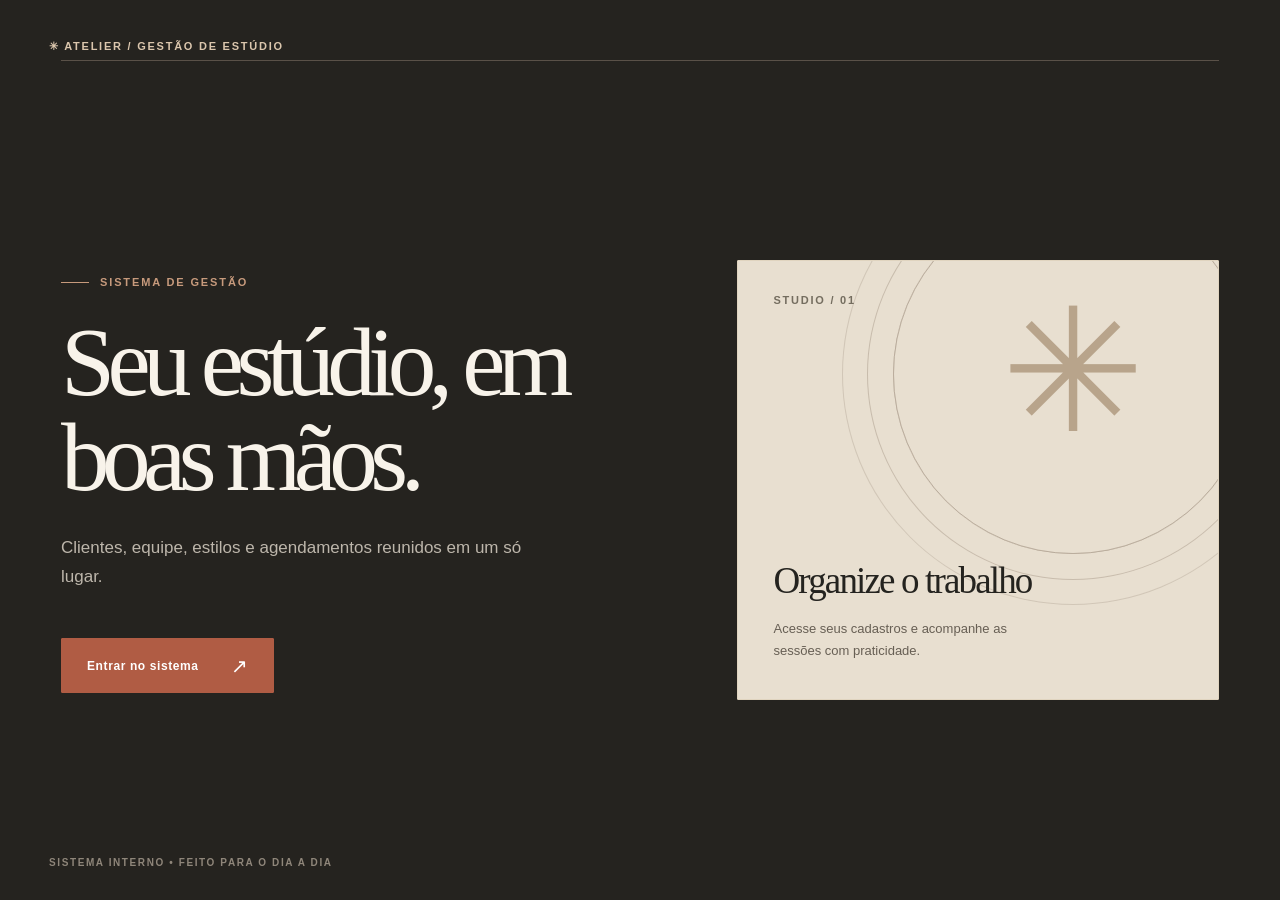
<file: projetocombanco_revisado/frontend/index.html>
<!doctype html>
<html lang="pt-br">
  <head>
    <meta charset="utf-8" />
    <meta name="viewport" content="width=device-width,initial-scale=1" />
    <title>Estúdio • Gestão</title>
    <link href="css/vendor/bootstrap.min.css" rel="stylesheet" />
    <link href="css/atelier.css" rel="stylesheet" />
  </head>
  <body class="bg-dark text-light">
    <main class="container min-vh-100 d-flex align-items-center">
      <section class="row align-items-center g-5 py-5">
        <div class="col-lg-7">
          <p class="text-info text-uppercase fw-bold">Sistema de gestão</p>
          <h1 class="display-3 fw-bold">Seu estúdio, em boas mãos.</h1>
          <p class="lead text-secondary">
            Clientes, equipe, estilos e agendamentos reunidos em um só lugar.
          </p>
          <a class="btn btn-info btn-lg mt-3" href="login.html"
            >Entrar no sistema</a
          >
        </div>
        <div class="col-lg-5">
          <div class="p-5 rounded-4 bg-primary-subtle text-dark">
            <h2 class="h4">Organize o trabalho</h2>
            <p class="mb-0">
              Acesse seus cadastros e acompanhe as sessões com praticidade.
            </p>
          </div>
        </div>
      </section>
    </main>
  </body>
</html>
</file>
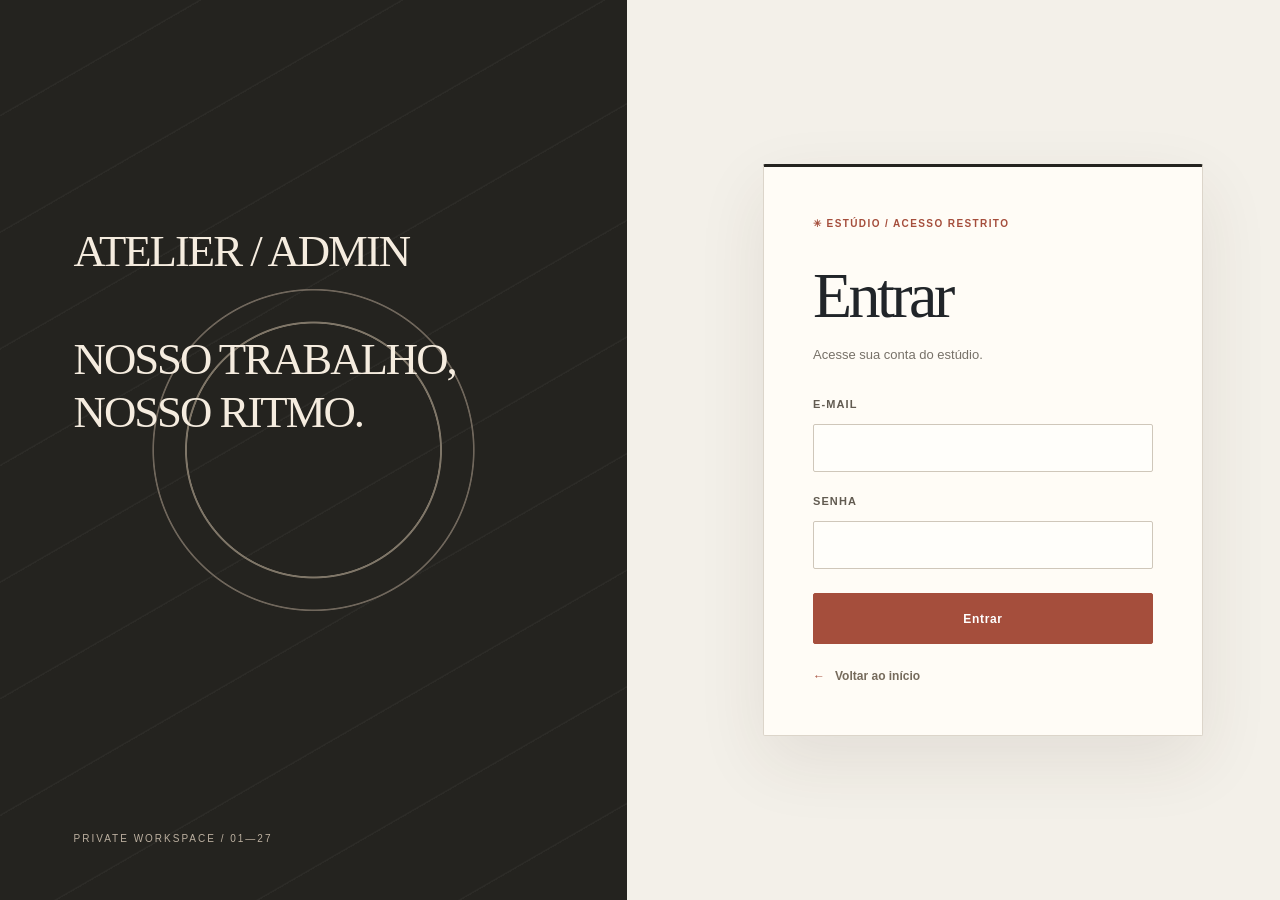
<file: projetocombanco_revisado/frontend/agendamentos.html>
<!doctype html>
<html lang="pt-br">
  <head>
    <meta charset="utf-8" />
    <meta name="viewport" content="width=device-width,initial-scale=1" />
    <title>Agendamentos • Estúdio</title>
    <link href="css/vendor/bootstrap.min.css" rel="stylesheet" />
    <link href="css/atelier.css" rel="stylesheet" />
  </head>
  <body class="bg-light">
    <nav class="navbar navbar-dark bg-dark">
      <div class="container">
        <a class="navbar-brand" href="dashboard.html">Estúdio</a>
        <div>
          <a class="btn btn-sm btn-outline-light" href="dashboard.html"
            >Painel</a
          >
          <a class="btn btn-sm btn-outline-light" href="clientes.html"
            >Clientes</a
          >
          <a class="btn btn-sm btn-outline-light" href="senioridade.html"
            >Senioridade</a
          >
          <a class="btn btn-sm btn-outline-light" href="estilos.html"
            >Estilos</a
          >
          <a class="btn btn-sm btn-outline-light" href="tatuadores.html"
            >Tatuadores</a
          >
          <a class="btn btn-sm btn-outline-light" href="agendamentos.html"
            >Agendamentos</a
          >
          <button data-logout class="btn btn-sm btn-outline-light">Sair</button>
        </div>
      </div>
    </nav>
    <main class="container py-4">
      <h1>Agendamentos</h1>
      <p id="aviso" class="text-danger" role="alert"></p>
      <!-- Formulário da funcionalidade desta página -->
      <form id="form" class="row g-2 mb-4">
        <label
          >Cliente<select
            id="idcliente"
            class="form-select"
            required
          ></select></label
        ><label
          >Tatuador<select
            id="idtatuador"
            class="form-select"
            required
          ></select></label
        ><label
          >Data<input
            id="dataagendamento"
            class="form-control"
            type="date"
            required /></label
        ><label
          >Hora<input
            id="horaagendamento"
            class="form-control"
            type="time"
            required /></label
        ><label
          >Descrição<textarea
            id="descricaotatuagem"
            class="form-control"
          ></textarea></label
        ><label
          >Valor<input
            id="valortatuagem"
            class="form-control"
            type="number"
            min="0"
            step="0.01" /></label
        ><label id="bloco-status" hidden
          >Status<select id="status" class="form-select">
            <option>pendente</option>
            <option>confirmado</option>
            <option>concluido</option>
            <option>cancelado</option>
          </select></label
        ><label
          >Desenho aprovado (JPG, PNG ou WEBP até 5 MB)<input
            id="desenho"
            type="file"
            class="form-control"
            accept="image/jpeg,image/png,image/webp" /></label
        ><button type="submit" class="btn btn-primary">
          Salvar agendamento</button
        ><button id="cancelar" type="button" class="btn btn-secondary" hidden>
          Cancelar edição
        </button>
      </form>
      <div class="table-responsive">
        <!-- A tabela é preenchida pelas chamadas Fetch à API -->
        <table class="table table-striped align-middle">
          <thead>
            <tr>
              <th>ID</th>
              <th>Data</th>
              <th>Hora</th>
              <th>Cliente</th>
              <th>Tatuador</th>
              <th>Descrição</th>
              <th>Valor</th>
              <th>Status</th>
              <th>Desenho</th>
              <th>Ações</th>
            </tr>
          </thead>
          <tbody id="linhas"></tbody>
        </table>
      </div>
    </main>
    <!-- Carrega os scripts compartilhados antes da lógica desta tela -->
    <script src="js/api.js"></script>
    <script src="js/auth.js"></script>
    <script src="js/agendamentos.js"></script>
  </body>
</html>
</file>
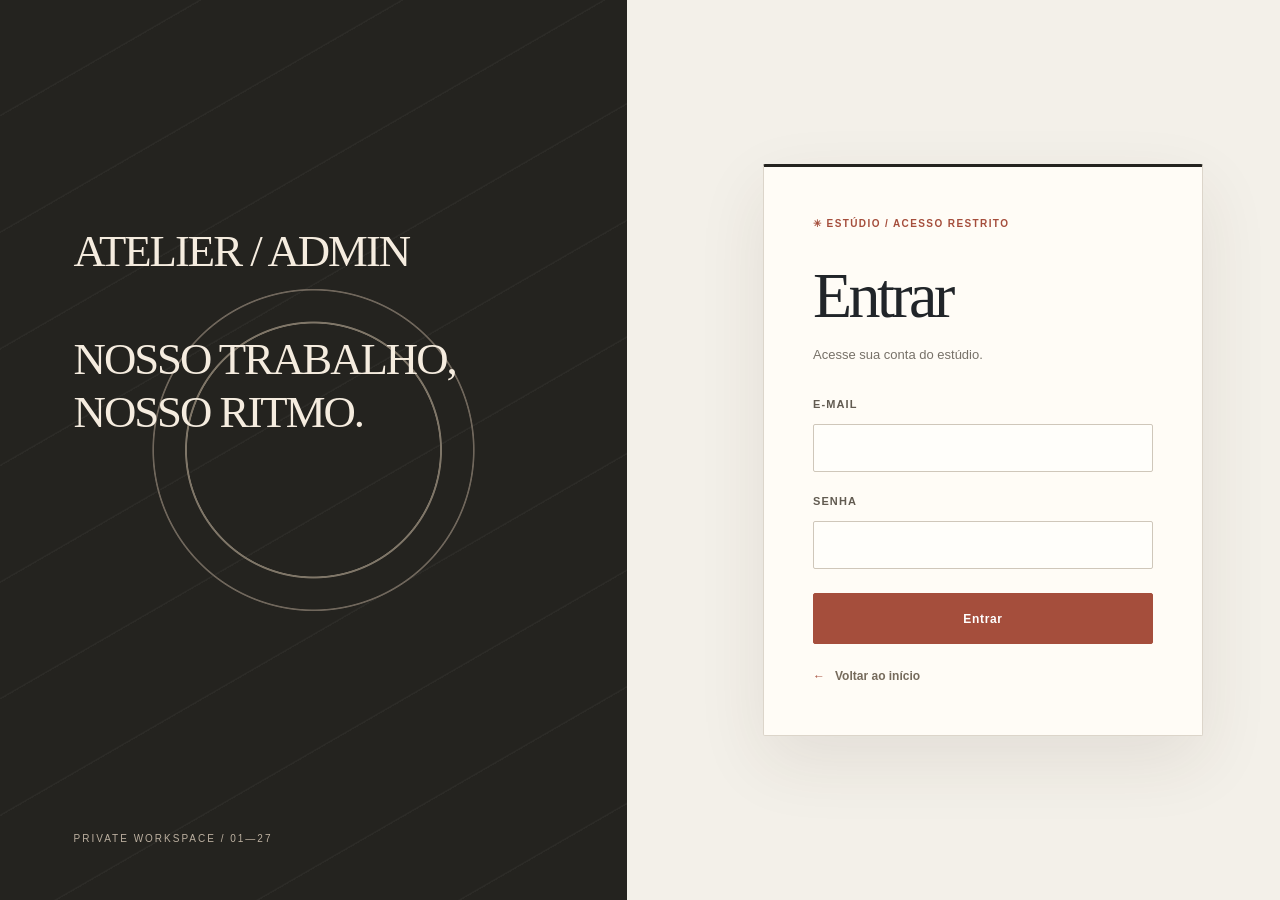
<file: projetocombanco_revisado/frontend/cadastro.html>
<!doctype html>
<html lang="pt-br">
  <head>
    <meta charset="utf-8" />
    <meta name="viewport" content="width=device-width,initial-scale=1" />
    <title>Usuários • Estúdio</title>
    <link href="css/vendor/bootstrap.min.css" rel="stylesheet" />
    <link href="css/atelier.css" rel="stylesheet" />
  </head>
  <body class="bg-light">
    <nav class="navbar navbar-dark bg-dark">
      <div class="container">
        <a class="navbar-brand" href="dashboard.html">Estúdio de Tatuagem</a
        ><button data-logout class="btn btn-outline-light">Sair</button>
      </div>
    </nav>
    <main class="container py-5" style="max-width: 650px">
      <h1 class="h2">Cadastrar usuário da equipe</h1>
      <p>Somente administradores podem criar contas.</p>
      <p id="aviso" class="text-danger" role="alert"></p>
      <p id="sucesso" class="text-success" role="status"></p>
      <!-- Formulário da funcionalidade desta página -->
      <form id="form-cadastro" class="card card-body gap-3">
        <label
          >Nome<input
            id="nome"
            class="form-control"
            required
            minlength="2" /></label
        ><label
          >E-mail<input
            id="email"
            class="form-control"
            type="email"
            required /></label
        ><label
          >Senha<input
            id="senha"
            class="form-control"
            type="password"
            required
            minlength="10"
            maxlength="72" /></label
        ><label
          >Tipo<select id="tipo" class="form-select">
            <option value="funcionario">Funcionário</option>
            <option value="admin">Administrador</option>
          </select></label
        ><button type="submit" class="btn btn-primary">Criar conta</button>
      </form>
    </main>
    <!-- Carrega os scripts compartilhados antes da lógica desta tela -->
    <script src="js/api.js"></script>
    <script src="js/auth.js"></script>
    <script src="js/cadastro.js"></script>
  </body>
</html>
</file>
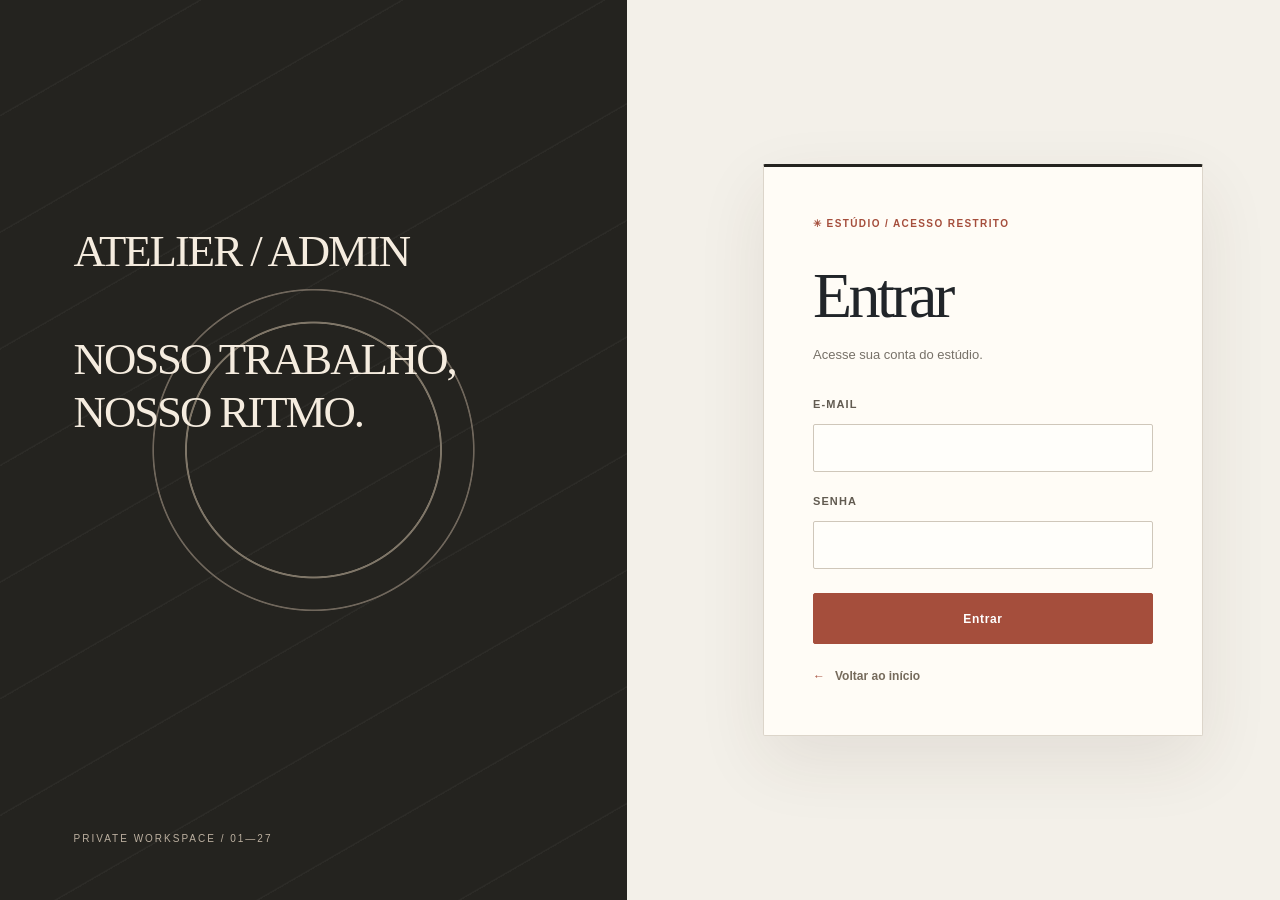
<file: projetocombanco_revisado/frontend/clientes.html>
<!doctype html>
<html lang="pt-br">
  <head>
    <meta charset="utf-8" />
    <meta name="viewport" content="width=device-width,initial-scale=1" />
    <title>Clientes • Estúdio</title>
    <link href="css/vendor/bootstrap.min.css" rel="stylesheet" />
    <link href="css/atelier.css" rel="stylesheet" />
  </head>
  <body class="bg-light">
    <nav class="navbar navbar-dark bg-dark">
      <div class="container">
        <a class="navbar-brand" href="dashboard.html">Estúdio</a>
        <div>
          <a class="btn btn-sm btn-outline-light" href="dashboard.html"
            >Painel</a
          >
          <a class="btn btn-sm btn-outline-light" href="clientes.html"
            >Clientes</a
          >
          <a class="btn btn-sm btn-outline-light" href="senioridade.html"
            >Senioridade</a
          >
          <a class="btn btn-sm btn-outline-light" href="estilos.html"
            >Estilos</a
          >
          <a class="btn btn-sm btn-outline-light" href="tatuadores.html"
            >Tatuadores</a
          >
          <a class="btn btn-sm btn-outline-light" href="agendamentos.html"
            >Agendamentos</a
          >
          <button data-logout class="btn btn-sm btn-outline-light">Sair</button>
        </div>
      </div>
    </nav>
    <main class="container py-4">
      <h1>Clientes</h1>
      <p id="aviso" class="text-danger" role="alert"></p>
      <!-- Formulário da funcionalidade desta página -->
      <form id="form" class="row g-2 mb-4">
        <input
          id="nome"
          class="form-control col"
          placeholder="Nome"
          required
        /><input
          id="cpf"
          class="form-control col"
          placeholder="CPF (11 números)"
          pattern="[0-9]{11}"
          required
        /><input
          id="telefone"
          class="form-control col"
          placeholder="Telefone"
        /><input
          id="cidade"
          class="form-control col"
          placeholder="Cidade"
        /><input
          id="uf"
          class="form-control col"
          placeholder="UF"
          maxlength="2"
        /><button type="submit" class="btn btn-primary">Salvar cliente</button
        ><button id="cancelar" type="button" class="btn btn-secondary" hidden>
          Cancelar edição
        </button>
      </form>
      <div class="table-responsive">
        <!-- A tabela é preenchida pelas chamadas Fetch à API -->
        <table class="table table-striped">
          <thead>
            <tr>
              <th>ID</th>
              <th>Nome</th>
              <th>CPF</th>
              <th>Telefone</th>
              <th>Cidade</th>
              <th>UF</th>
              <th>Ações</th>
            </tr>
          </thead>
          <tbody id="linhas"></tbody>
        </table>
      </div>
    </main>
    <!-- Carrega os scripts compartilhados antes da lógica desta tela -->
    <script src="js/api.js"></script>
    <script src="js/auth.js"></script>
    <script src="js/clientes.js"></script>
  </body>
</html>
</file>
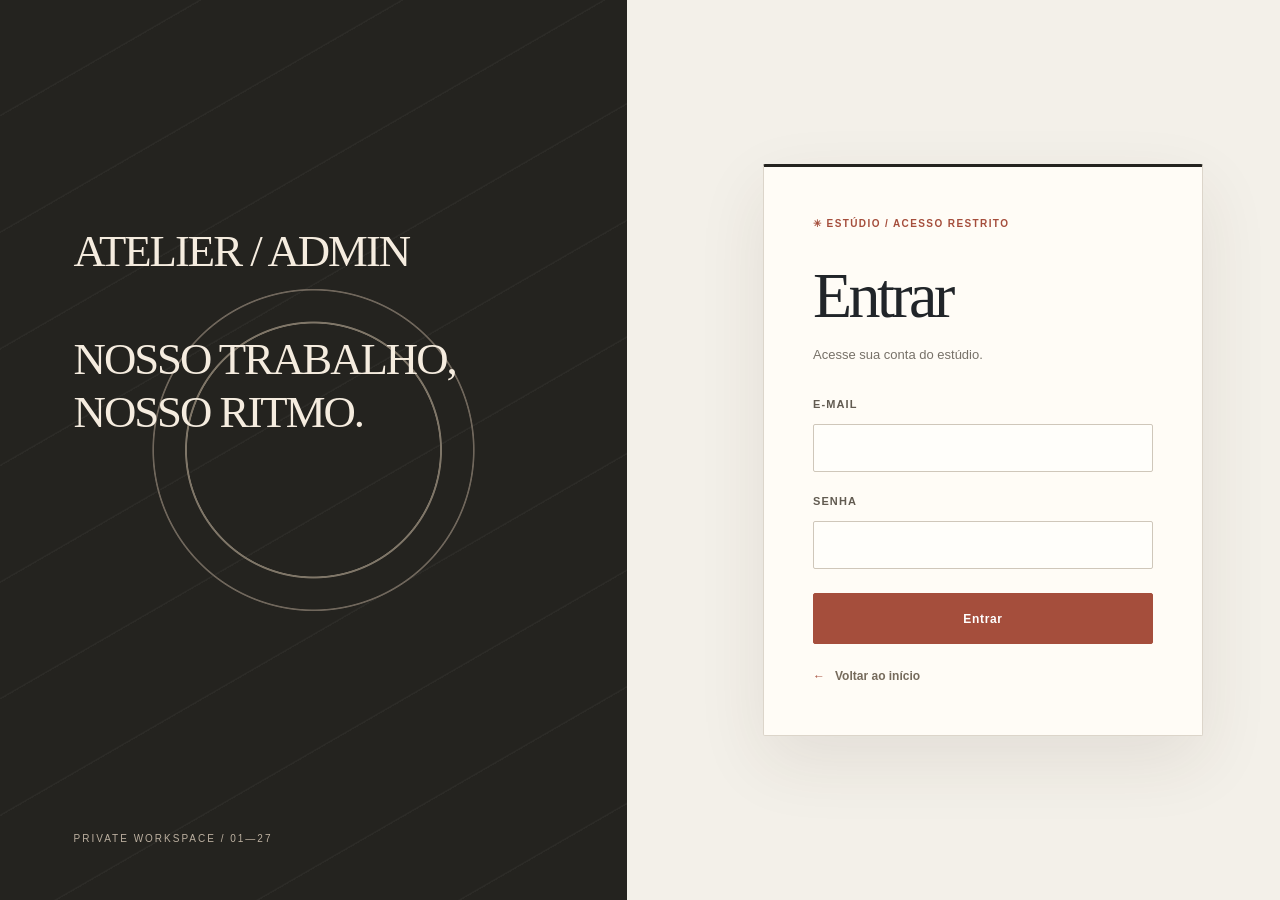
<file: projetocombanco_revisado/frontend/dashboard.html>
<!doctype html>
<html lang="pt-br">
  <head>
    <meta charset="utf-8" />
    <meta name="viewport" content="width=device-width,initial-scale=1" />
    <title>Painel • Estúdio</title>
    <link href="css/vendor/bootstrap.min.css" rel="stylesheet" />
    <link href="css/atelier.css" rel="stylesheet" />
  </head>
  <body class="bg-light">
    <nav class="navbar navbar-dark bg-dark">
      <div class="container">
        <a class="navbar-brand" href="dashboard.html">Estúdio de Tatuagem</a
        ><button data-logout class="btn btn-outline-light">Sair</button>
      </div>
    </nav>
    <main class="container py-5">
      <p class="text-primary fw-bold">PAINEL</p>
      <h1 class="mb-4">O que você precisa gerenciar?</h1>
      <div class="row g-3">
        <div class="col-md-4">
          <a
            class="card card-body h-100 text-decoration-none"
            href="clientes.html"
            ><h2 class="h5">Clientes</h2>
            <span>Cadastros e contatos</span></a
          >
        </div>
        <div class="col-md-4">
          <a
            class="card card-body h-100 text-decoration-none"
            href="tatuadores.html"
            ><h2 class="h5">Tatuadores</h2>
            <span>Equipe e especialidades</span></a
          >
        </div>
        <div class="col-md-4">
          <a
            class="card card-body h-100 text-decoration-none"
            href="agendamentos.html"
            ><h2 class="h5">Agendamentos</h2>
            <span>Sessões e desenhos</span></a
          >
        </div>
        <div class="col-md-4">
          <a
            class="card card-body h-100 text-decoration-none"
            href="senioridade.html"
            ><h2 class="h5">Senioridade</h2>
            <span>Níveis da equipe</span></a
          >
        </div>
        <div class="col-md-4">
          <a
            class="card card-body h-100 text-decoration-none"
            href="estilos.html"
            ><h2 class="h5">Estilos</h2>
            <span>Catálogo de tatuagem</span></a
          >
        </div>
        <div class="col-md-4" id="admin-card">
          <a
            class="card card-body h-100 text-decoration-none"
            href="cadastro.html"
            ><h2 class="h5">Usuários</h2>
            <span>Criar contas de equipe</span></a
          >
        </div>
      </div>
      <p id="aviso" class="text-danger mt-3"></p>
    </main>
    <!-- Carrega os scripts compartilhados antes da lógica desta tela -->
    <script src="js/auth.js"></script>
    <script src="js/dashboard.js"></script>
  </body>
</html>
</file>
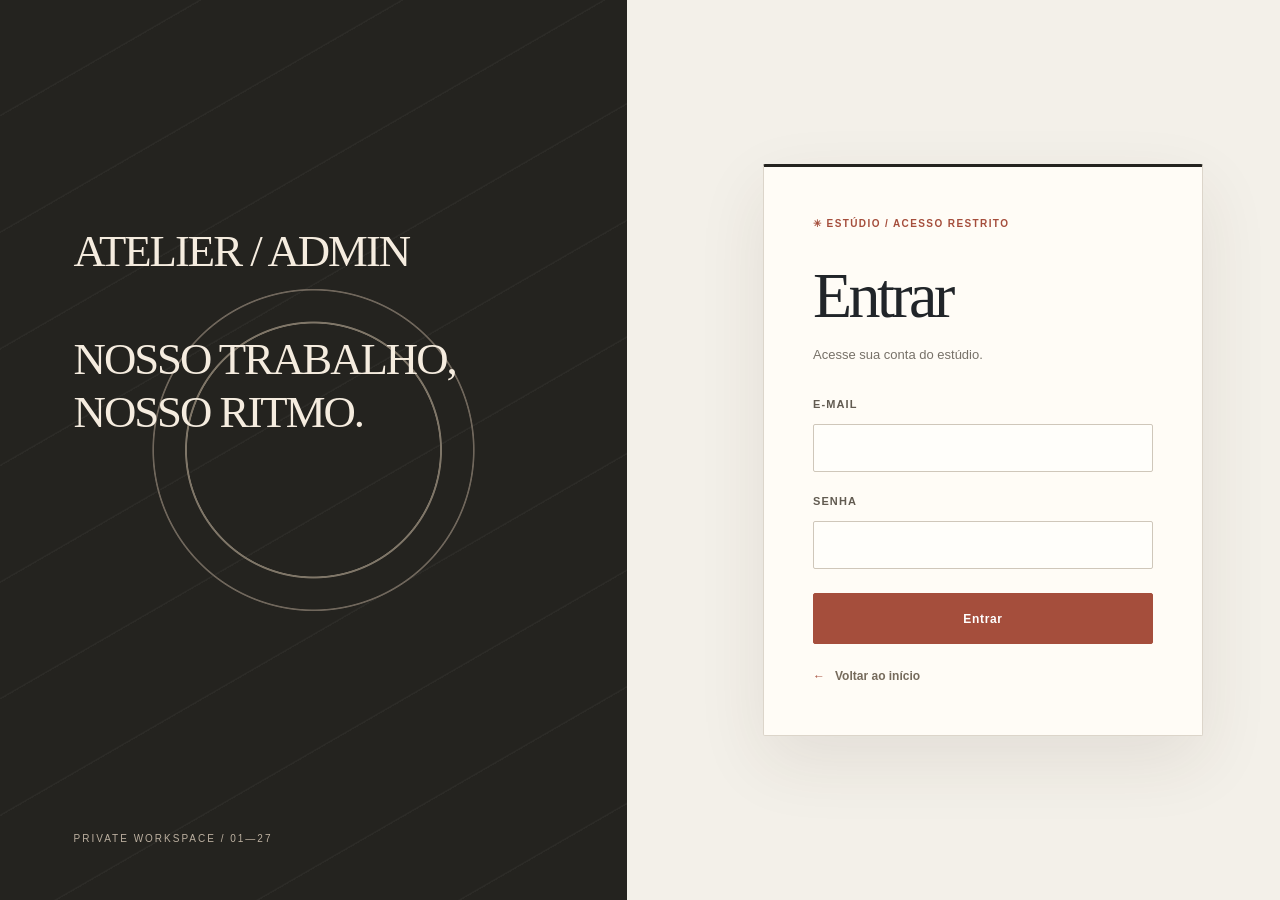
<file: projetocombanco_revisado/frontend/estilos.html>
<!doctype html>
<html lang="pt-br">
  <head>
    <meta charset="utf-8" />
    <meta name="viewport" content="width=device-width,initial-scale=1" />
    <title>Estilos • Estúdio</title>
    <link href="css/vendor/bootstrap.min.css" rel="stylesheet" />
    <link href="css/atelier.css" rel="stylesheet" />
  </head>
  <body
    class="bg-light"
    data-recurso="estilos"
    data-campo="descricao"
    data-titulo="Estilos"
  >
    <nav class="navbar navbar-dark bg-dark">
      <div class="container">
        <a class="navbar-brand" href="dashboard.html">Estúdio</a>
        <div>
          <a class="btn btn-sm btn-outline-light" href="dashboard.html"
            >Painel</a
          >
          <a class="btn btn-sm btn-outline-light" href="clientes.html"
            >Clientes</a
          >
          <a class="btn btn-sm btn-outline-light" href="senioridade.html"
            >Senioridade</a
          >
          <a class="btn btn-sm btn-outline-light" href="estilos.html"
            >Estilos</a
          >
          <a class="btn btn-sm btn-outline-light" href="tatuadores.html"
            >Tatuadores</a
          >
          <a class="btn btn-sm btn-outline-light" href="agendamentos.html"
            >Agendamentos</a
          >
          <button data-logout class="btn btn-sm btn-outline-light">Sair</button>
        </div>
      </div>
    </nav>
    <main class="container py-4">
      <h1>Estilos de tatuagem</h1>
      <p id="aviso" class="text-danger"></p>
      <!-- Formulário da funcionalidade desta página -->
      <form id="form" class="d-flex gap-2 mb-4">
        <input
          id="valor"
          class="form-control"
          placeholder="Descrição do estilo"
          required
          maxlength="50"
        /><button type="submit" class="btn btn-primary">Cadastrar</button
        ><button id="cancelar" type="button" class="btn btn-secondary" hidden>
          Cancelar
        </button>
      </form>
      <!-- A tabela é preenchida pelas chamadas Fetch à API -->
      <table class="table table-striped">
        <thead>
          <tr>
            <th>ID</th>
            <th>Descrição</th>
            <th>Ações</th>
          </tr>
        </thead>
        <tbody id="linhas"></tbody>
      </table>
    </main>
    <!-- Carrega os scripts compartilhados antes da lógica desta tela -->
    <script src="js/api.js"></script>
    <script src="js/auth.js"></script>
    <script src="js/catalogo.js"></script>
    <script src="js/estilos.js"></script>
  </body>
</html>
</file>
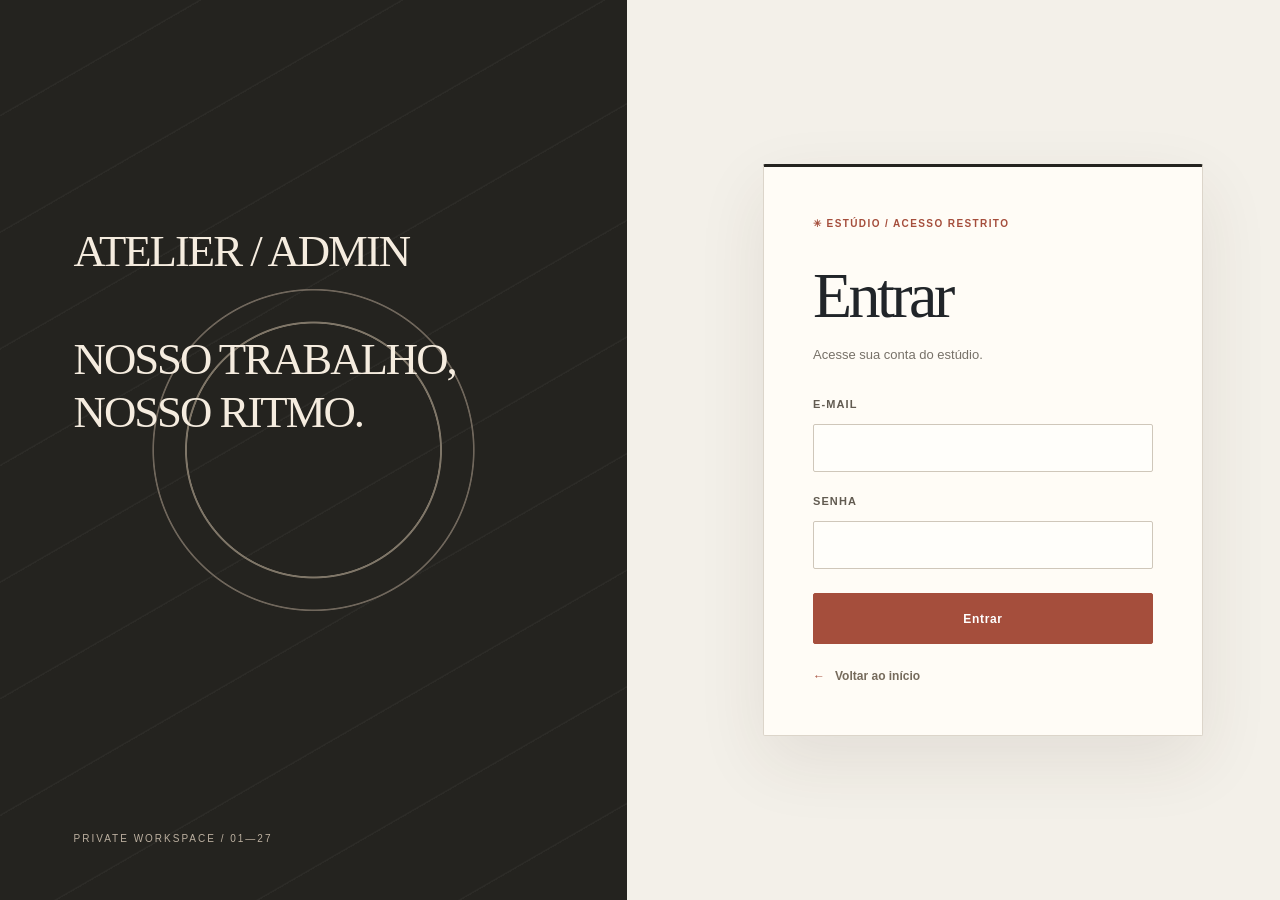
<file: projetocombanco_revisado/frontend/login.html>
<!doctype html>
<html lang="pt-br">
  <head>
    <meta charset="utf-8" />
    <meta name="viewport" content="width=device-width,initial-scale=1" />
    <title>Entrar • Estúdio</title>
    <link href="css/vendor/bootstrap.min.css" rel="stylesheet" />
    <link href="css/atelier.css" rel="stylesheet" />
  </head>
  <body class="bg-light">
    <main
      class="container min-vh-100 d-flex align-items-center justify-content-center"
    >
      <section class="card shadow-sm p-4" style="width: min(100%, 430px)">
        <h1 class="h3 mb-1">Entrar</h1>
        <p class="text-secondary">Acesse sua conta do estúdio.</p>
        <p id="aviso" class="text-danger" role="alert"></p>
        <!-- Formulário da funcionalidade desta página -->
        <form id="form-login">
          <label class="form-label" for="email">E-mail</label
          ><input
            class="form-control mb-3"
            id="email"
            type="email"
            required
          /><label class="form-label" for="senha">Senha</label
          ><input
            class="form-control mb-4"
            id="senha"
            type="password"
            required
          /><button type="submit" class="btn btn-primary w-100">Entrar</button>
        </form>
        <a class="mt-3" href="index.html">Voltar ao início</a>
      </section>
    </main>
    <!-- Carrega os scripts compartilhados antes da lógica desta tela -->
    <script src="js/api.js"></script>
    <script src="js/login.js"></script>
  </body>
</html>
</file>
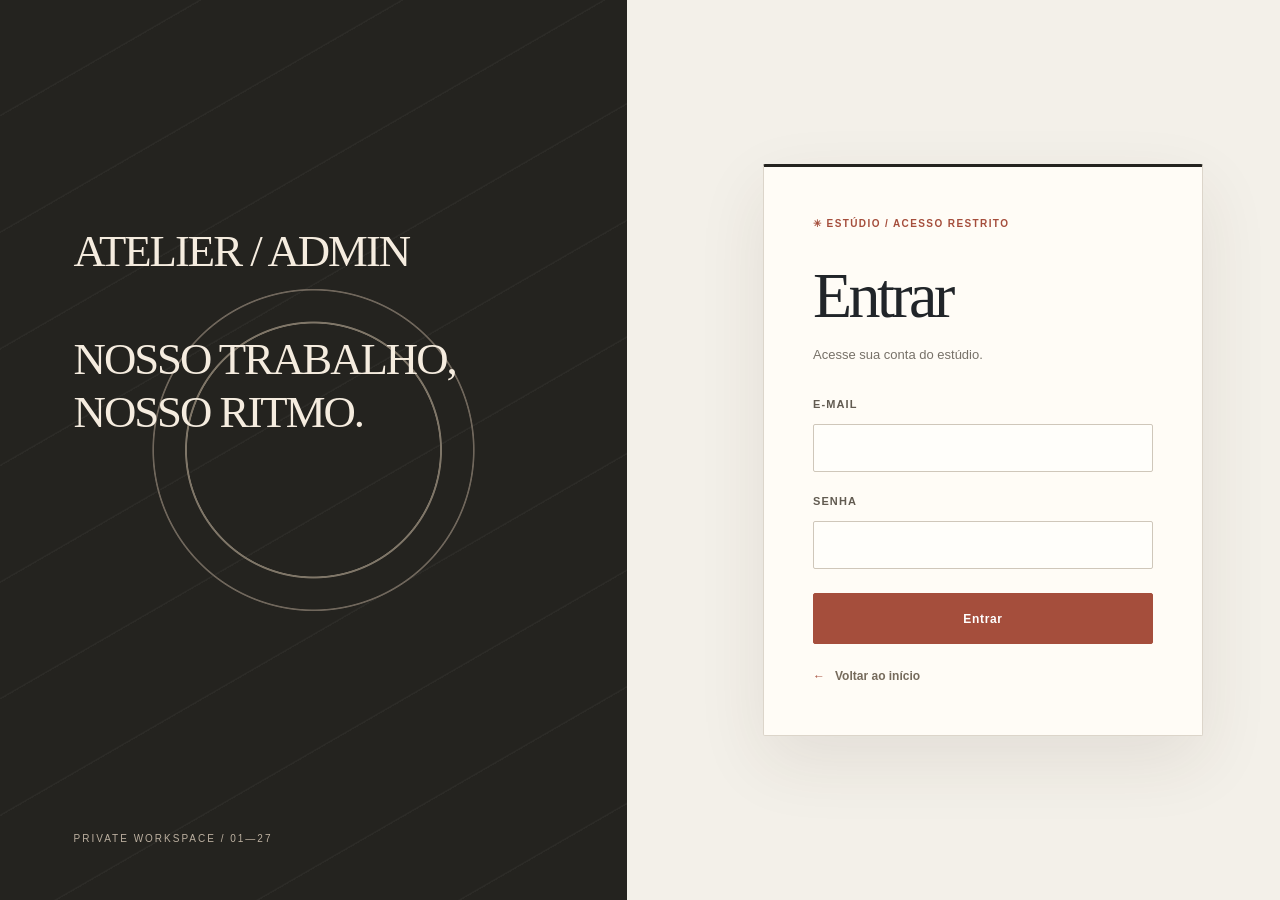
<file: projetocombanco_revisado/frontend/senioridade.html>
<!doctype html>
<html lang="pt-br">
  <head>
    <meta charset="utf-8" />
    <meta name="viewport" content="width=device-width,initial-scale=1" />
    <title>Senioridade • Estúdio</title>
    <link href="css/vendor/bootstrap.min.css" rel="stylesheet" />
    <link href="css/atelier.css" rel="stylesheet" />
  </head>
  <body
    class="bg-light"
    data-recurso="senioridade"
    data-campo="nome"
    data-titulo="Senioridade"
  >
    <nav class="navbar navbar-dark bg-dark">
      <div class="container">
        <a class="navbar-brand" href="dashboard.html">Estúdio</a>
        <div>
          <a class="btn btn-sm btn-outline-light" href="dashboard.html"
            >Painel</a
          >
          <a class="btn btn-sm btn-outline-light" href="clientes.html"
            >Clientes</a
          >
          <a class="btn btn-sm btn-outline-light" href="senioridade.html"
            >Senioridade</a
          >
          <a class="btn btn-sm btn-outline-light" href="estilos.html"
            >Estilos</a
          >
          <a class="btn btn-sm btn-outline-light" href="tatuadores.html"
            >Tatuadores</a
          >
          <a class="btn btn-sm btn-outline-light" href="agendamentos.html"
            >Agendamentos</a
          >
          <button data-logout class="btn btn-sm btn-outline-light">Sair</button>
        </div>
      </div>
    </nav>
    <main class="container py-4">
      <h1>Senioridade</h1>
      <p id="aviso" class="text-danger"></p>
      <!-- Formulário da funcionalidade desta página -->
      <form id="form" class="d-flex gap-2 mb-4">
        <input
          id="valor"
          class="form-control"
          placeholder="Nome do nível"
          required
          maxlength="50"
        /><button type="submit" class="btn btn-primary">Cadastrar</button
        ><button id="cancelar" type="button" class="btn btn-secondary" hidden>
          Cancelar
        </button>
      </form>
      <!-- A tabela é preenchida pelas chamadas Fetch à API -->
      <table class="table table-striped">
        <thead>
          <tr>
            <th>ID</th>
            <th>Nome</th>
            <th>Ações</th>
          </tr>
        </thead>
        <tbody id="linhas"></tbody>
      </table>
    </main>
    <!-- Carrega os scripts compartilhados antes da lógica desta tela -->
    <script src="js/api.js"></script>
    <script src="js/auth.js"></script>
    <script src="js/catalogo.js"></script>
    <script src="js/senioridade.js"></script>
  </body>
</html>
</file>
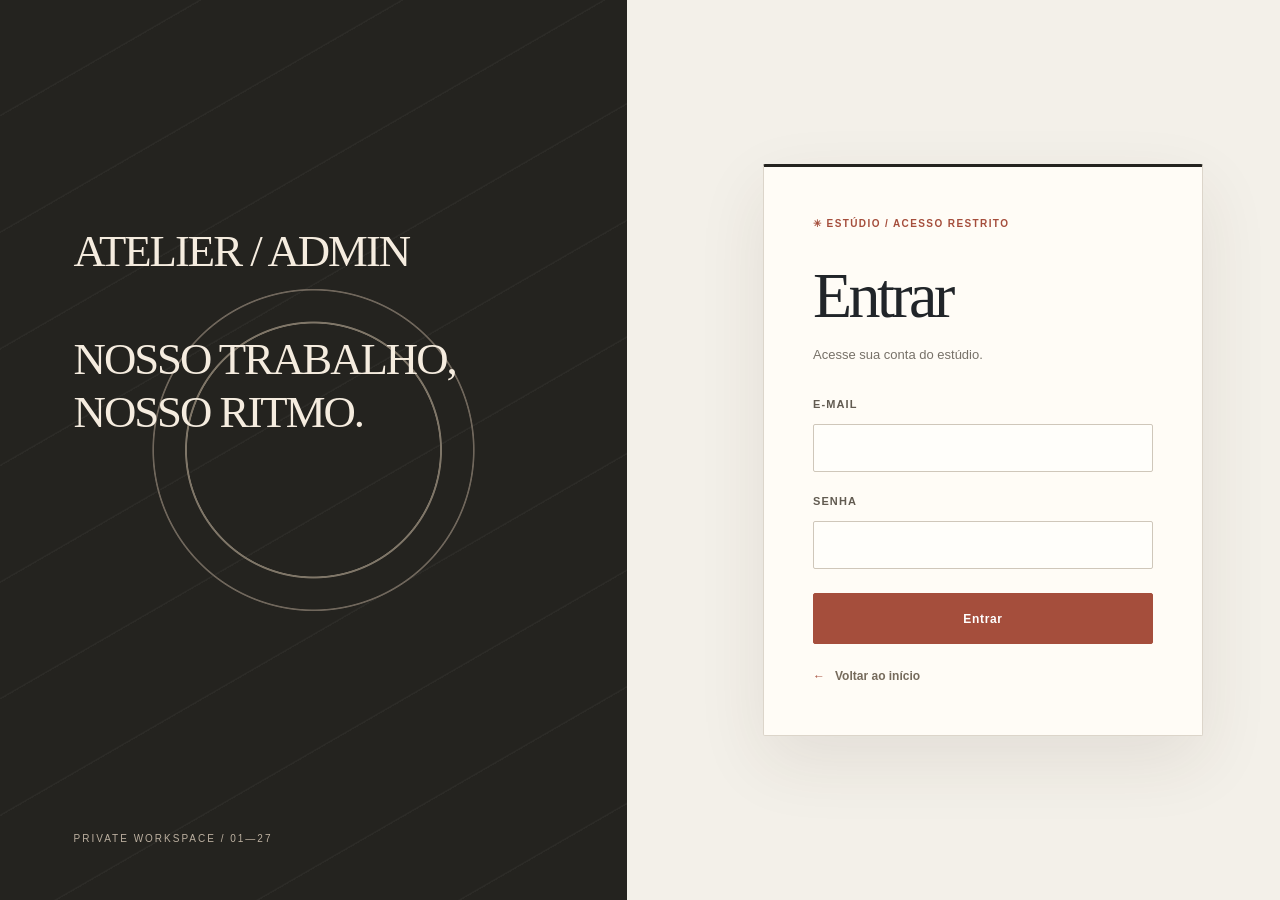
<file: projetocombanco_revisado/frontend/tatuadores.html>
<!doctype html>
<html lang="pt-br">
  <head>
    <meta charset="utf-8" />
    <meta name="viewport" content="width=device-width,initial-scale=1" />
    <title>Tatuadores • Estúdio</title>
    <link href="css/vendor/bootstrap.min.css" rel="stylesheet" />
    <link href="css/atelier.css" rel="stylesheet" />
  </head>
  <body class="bg-light">
    <nav class="navbar navbar-dark bg-dark">
      <div class="container">
        <a class="navbar-brand" href="dashboard.html">Estúdio</a>
        <div>
          <a class="btn btn-sm btn-outline-light" href="dashboard.html"
            >Painel</a
          >
          <a class="btn btn-sm btn-outline-light" href="clientes.html"
            >Clientes</a
          >
          <a class="btn btn-sm btn-outline-light" href="senioridade.html"
            >Senioridade</a
          >
          <a class="btn btn-sm btn-outline-light" href="estilos.html"
            >Estilos</a
          >
          <a class="btn btn-sm btn-outline-light" href="tatuadores.html"
            >Tatuadores</a
          >
          <a class="btn btn-sm btn-outline-light" href="agendamentos.html"
            >Agendamentos</a
          >
          <button data-logout class="btn btn-sm btn-outline-light">Sair</button>
        </div>
      </div>
    </nav>
    <main class="container py-4">
      <h1>Tatuadores</h1>
      <p id="aviso" class="text-danger" role="alert"></p>
      <!-- Formulário da funcionalidade desta página -->
      <form id="form" class="row g-2 mb-4">
        <input
          id="nometatuador"
          class="form-control"
          placeholder="Nome"
          required
        /><input
          id="cpf"
          class="form-control"
          placeholder="CPF (11 números)"
          pattern="[0-9]{11}"
          required
        /><input
          id="email"
          class="form-control"
          type="email"
          placeholder="E-mail"
        /><input
          id="telefone"
          class="form-control"
          placeholder="Telefone"
        /><label
          >Data de contratação<input
            id="datacontratacao"
            class="form-control"
            type="date" /></label
        ><label
          >Senioridade<select
            id="idsenioridade"
            class="form-select"
            required
          ></select
        ></label>
        <fieldset>
          <legend class="fs-6">Estilos dominados</legend>
          <div id="lista-estilos" class="d-flex gap-3 flex-wrap"></div>
        </fieldset>
        <button type="submit" class="btn btn-primary">Salvar tatuador</button
        ><button id="cancelar" type="button" class="btn btn-secondary" hidden>
          Cancelar edição
        </button>
      </form>
      <div class="table-responsive">
        <!-- A tabela é preenchida pelas chamadas Fetch à API -->
        <table class="table table-striped">
          <thead>
            <tr>
              <th>ID</th>
              <th>Nome</th>
              <th>CPF</th>
              <th>E-mail</th>
              <th>Telefone</th>
              <th>Senioridade</th>
              <th>Estilos</th>
              <th>Ações</th>
            </tr>
          </thead>
          <tbody id="linhas"></tbody>
        </table>
      </div>
    </main>
    <!-- Carrega os scripts compartilhados antes da lógica desta tela -->
    <script src="js/api.js"></script>
    <script src="js/auth.js"></script>
    <script src="js/tatuadores.js"></script>
  </body>
</html>
</file>
<file: projetocombanco_revisado/frontend/css/atelier.css>
/*
  ATELIER / Interface editorial para o sistema do estúdio
  Camada puramente visual; preserva o Bootstrap, o HTML funcional e o JavaScript.
  Paleta: carvão, papel, argila e cobre envelhecido.
*/
:root {
  --ink: #24231f;
  --ink-soft: #33312c;
  --paper: #f3f0e9;
  --paper-dark: #e9e4da;
  --surface: #fffcf6;
  --line: #dcd5ca;
  --clay: #a54e3c;
  --clay-dark: #803827;
  --text-muted: #777168;
  --gold: #b49a74;
  --success: #316d52;
  --danger: #9c4137;
  --ui: "Helvetica Neue", Helvetica, Arial, sans-serif;
  --display: "Iowan Old Style", "Baskerville", "Palatino Linotype", Georgia, serif;
}

*, *::before, *::after { box-sizing: border-box; }
html { scroll-behavior: smooth; }
body,
body.bg-light {
  margin: 0;
  min-height: 100vh;
  background: var(--paper) !important;
  color: var(--ink);
  font-family: var(--ui);
  font-size: 15px;
  line-height: 1.55;
  -webkit-font-smoothing: antialiased;
}
::selection { color: #fff; background: var(--clay); }
:focus-visible { outline: 3px solid var(--clay) !important; outline-offset: 3px; }
[hidden] { display: none !important; }
a { color: var(--clay); }
a:hover { color: var(--clay-dark); }

/* Navegação: estúdio, não painel genérico de template. */
.navbar,
.navbar.bg-dark {
  position: relative;
  z-index: 20;
  background: var(--ink) !important;
  border-bottom: 1px solid #4b463e;
  padding: 19px 0;
  box-shadow: none;
}
.navbar > .container {
  width: min(100% - 64px, 1370px);
  max-width: 1370px;
  margin-inline: auto;
  display: flex;
  align-items: center;
  gap: 24px;
  justify-content: space-between;
}
.navbar-brand {
  display: inline-flex;
  align-items: center;
  gap: 12px;
  flex: none;
  max-width: 100%;
  color: #f4eee5 !important;
  font-family: var(--ui);
  font-size: 15px;
  font-weight: 750;
  letter-spacing: .135em;
  text-transform: uppercase;
  line-height: 1.25;
  margin: 0;
}
.navbar-brand::before {
  content: '✳';
  display: grid;
  place-items: center;
  flex: 0 0 36px;
  width: 36px;
  height: 36px;
  border: 1px solid #978b79;
  color: #d2bca0;
  font-size: 23px;
  font-weight: 400;
  letter-spacing: 0;
  line-height: 1;
}
.navbar .container > div {
  display: flex;
  flex-wrap: wrap;
  align-items: center;
  gap: 3px;
}
.navbar .btn-outline-light {
  display: inline-flex;
  align-items: center;
  justify-content: center;
  min-height: 37px;
  border: 1px solid transparent;
  border-radius: 0;
  padding: 9px 12px;
  color: #c9c4bb;
  background: transparent;
  font-family: var(--ui);
  font-size: 11px;
  font-weight: 750;
  letter-spacing: .085em;
  line-height: 1.2;
  text-transform: uppercase;
  transition: color .2s ease, background .2s ease, border-color .2s ease;
}
.navbar .btn-outline-light:hover,
.navbar .btn-outline-light:focus-visible {
  border-color: #5f584c;
  background: #3b3933;
  color: #fff;
}
.navbar button[data-logout] { margin-left: 12px; border-color: #82776b; color: #f1eae1; }
body:has(#admin-card) .navbar a[href="dashboard.html"],
body:has(#form #nome) .navbar a[href="clientes.html"],
body:has(#form #nometatuador) .navbar a[href="tatuadores.html"],
body:has(#form #idcliente) .navbar a[href="agendamentos.html"],
body[data-recurso="estilos"] .navbar a[href="estilos.html"],
body[data-recurso="senioridade"] .navbar a[href="senioridade.html"] {
  color: #fff;
  background: #45372e;
  border-color: #76604d;
}

/* Hierarquia geral, superfícies e títulos. */
body > main.container {
  width: min(100% - 64px, 1270px);
  max-width: 1270px;
  margin-inline: auto;
  padding-top: 57px !important;
  padding-bottom: 90px !important;
}
main h1 {
  margin: 0 0 32px;
  max-width: 860px;
  color: var(--ink);
  font-family: var(--display);
  font-size: clamp(43px, 5.1vw, 70px);
  font-weight: 400;
  letter-spacing: -.055em;
  line-height: 1.08;
}
main h2 { color: var(--ink); }
main p { color: var(--text-muted); }
main > h1::before,
main.container > h1::before {
  content: 'REGISTROS  /  ESTÚDIO';
  display: block;
  margin-bottom: 17px;
  color: var(--clay);
  font-family: var(--ui);
  font-size: 11px;
  font-weight: 800;
  line-height: 1.3;
  letter-spacing: .18em;
  text-transform: uppercase;
}
body:has(#form-cadastro) main h1::before { content: 'ADMINISTRAÇÃO  /  EQUIPE'; }
body:has(#form #idcliente) main h1::before { content: 'AGENDA  /  SESSÕES'; }
body:has(#form #nometatuador) main h1::before { content: 'PESSOAS  /  EQUIPE'; }
body:has(#form #nome) main h1::before { content: 'PESSOAS  /  CLIENTES'; }
body[data-recurso="estilos"] main h1::before { content: 'CATÁLOGO  /  ESTILOS'; }
body[data-recurso="senioridade"] main h1::before { content: 'EQUIPE  /  CATEGORIAS'; }

/* Botões: sólidos, incisivos, sem gradientes, pílulas nem sombras genéricas. */
.btn {
  border-radius: 2px;
  font-family: var(--ui);
  font-weight: 750;
  transition: transform .18s ease, background .18s ease, border-color .18s ease, color .18s ease;
}
.btn:active { transform: translateY(1px); }
.btn-primary,
.btn-info,
.btn-primary:disabled {
  color: #fff;
  background: var(--clay);
  border-color: var(--clay);
  box-shadow: none;
}
.btn-primary:hover,
.btn-primary:focus-visible,
.btn-info:hover,
.btn-info:focus-visible {
  color: #fff;
  background: var(--clay-dark);
  border-color: var(--clay-dark);
  box-shadow: none;
}
.btn-secondary {
  color: var(--ink);
  background: transparent;
  border: 1px solid #bfb7aa;
}
.btn-secondary:hover { color: var(--ink); background: var(--paper-dark); border-color: #a39a8d; }
.btn-outline-primary {
  color: var(--clay);
  border-color: #c8a69b;
  background: transparent;
}
.btn-outline-primary:hover,
.btn-outline-primary:focus-visible { color: #fff; border-color: var(--clay); background: var(--clay); }
.btn-outline-danger {
  color: #984d43;
  border-color: #d9b2ab;
  background: transparent;
}
.btn-outline-danger:hover,
.btn-outline-danger:focus-visible { color: #fff; border-color: #984d43; background: #984d43; }
main .btn:not(.btn-sm) { min-height: 48px; padding: 11px 22px; font-size: 12px; letter-spacing: .055em; }
main .btn-sm { min-height: 34px; padding: 7px 12px; font-size: 11px; letter-spacing: .03em; }

/* Formulários e campos: uma ficha de atelier, não um formulário padrão do Bootstrap. */
form#form,
form#form-cadastro {
  position: relative;
  isolation: isolate;
  margin: 26px 0 36px !important;
  padding: 34px !important;
  border: 1px solid var(--line);
  border-top: 3px solid var(--ink);
  border-radius: 2px;
  background: var(--surface);
  box-shadow: 0 13px 31px rgba(54, 47, 38, .035);
}
form#form::before,
form#form-cadastro::before {
  content: 'NOVO REGISTRO';
  display: block;
  grid-column: 1 / -1;
  color: var(--ink);
  font-size: 12px;
  font-weight: 800;
  letter-spacing: .13em;
  line-height: 1.4;
  padding-bottom: 13px;
  margin-bottom: 5px;
  border-bottom: 1px solid var(--line);
}
form#form[data-id]::before { content: 'EDITANDO REGISTRO'; color: var(--clay); }
form#form-cadastro::before { content: 'DADOS DE ACESSO'; }
form#form.row,
form#form.d-flex {
  display: grid !important;
  grid-template-columns: repeat(3, minmax(0,1fr));
  gap: 19px 18px !important;
  margin-left: 0;
  margin-right: 0;
  align-items: end;
}
form#form.row > *,
form#form.d-flex > * { margin: 0; width: auto; max-width: 100%; min-width: 0; }
form#form label,
form#form-cadastro label {
  display: flex;
  flex-direction: column;
  justify-content: end;
  gap: 8px;
  color: #575249;
  font-size: 11px;
  font-weight: 750;
  letter-spacing: .075em;
  text-transform: uppercase;
}
.form-control,
.form-select {
  min-width: 0;
  min-height: 48px;
  padding: 12px 13px;
  color: var(--ink);
  background-color: #fffefa;
  border: 1px solid #cfc7ba;
  border-radius: 2px;
  font-size: 14px;
  font-weight: 450;
  line-height: 1.45;
  letter-spacing: normal;
  text-transform: none;
  box-shadow: none;
  transition: border-color .18s ease, box-shadow .18s ease;
}
.form-control::placeholder { color: #89837a; opacity: 1; }
.form-control:focus,
.form-select:focus {
  border-color: var(--clay);
  background: #fffefa;
  box-shadow: 0 0 0 3px rgba(165,78,60,.12);
  color: var(--ink);
}
.form-control[type="file"] { padding: 9px 11px; }
.form-control::file-selector-button {
  color: var(--ink);
  border: 0;
  border-right: 1px solid var(--line);
  padding: 4px 15px 4px 3px;
  background: transparent;
  font-weight: 750;
}
textarea.form-control { min-height: 112px; resize: vertical; }
form#form fieldset {
  grid-column: 1 / -1;
  padding: 20px 18px;
  border: 1px solid var(--line);
  min-width: 0;
}
form#form fieldset legend {
  float: none;
  width: auto;
  padding: 0 8px;
  margin: 0 0 10px;
  font-size: 11px !important;
  font-weight: 800;
  text-transform: uppercase;
  letter-spacing: .08em;
}
#lista-estilos { gap: 12px 19px !important; }
#lista-estilos label { display: inline-flex !important; flex-direction: row !important; align-items: center; gap: 8px; text-transform: none !important; letter-spacing: normal !important; font-size: 13px !important; font-weight: 600 !important; }
.form-check-input { accent-color: var(--clay); border-radius: 2px !important; }
.form-check-input:checked { background-color: var(--clay); border-color: var(--clay); }
form#form #cancelar,
form#form button[type="submit"] { width: max-content; max-width: 100%; }
form#form:has(#idcliente) { grid-template-columns: repeat(3, minmax(0,1fr)); }
form#form:has(#idcliente) label:has(textarea),
form#form:has(#idcliente) label:has(input[type="file"]) { grid-column: span 2; }
form#form:has(#valor) { grid-template-columns: minmax(0,1fr) auto auto; gap: 14px !important; align-items: end; }
form#form:has(#valor)::before { grid-column: 1 / -1; }
form#form:has(#valor) > .form-control { width: 100%; }
form#form:has(#valor) > button { align-self: stretch; }
form#form-cadastro { display: flex; flex-direction: column; gap: 18px !important; }
form#form-cadastro::before { margin-bottom: 4px; }
form#form-cadastro .btn { align-self: stretch; }

/* Dados: linhas de uma ficha de registros, com ações sempre legíveis. */
.table-responsive {
  border: 1px solid var(--line);
  background: var(--surface);
  overflow-x: auto;
  box-shadow: 0 10px 28px rgba(54,47,38,.025);
}
main .table {
  width: 100%;
  margin: 0;
  color: var(--ink);
  background: var(--surface);
  --bs-table-bg: var(--surface);
  --bs-table-striped-bg: #f8f5ef;
  --bs-table-striped-color: var(--ink);
  --bs-table-color: var(--ink);
  border-color: var(--line);
  vertical-align: middle;
}
main > .table { border: 1px solid var(--line); box-shadow: 0 10px 28px rgba(54,47,38,.025); }
.table thead { background: var(--ink); }
.table thead th {
  position: relative;
  padding: 18px 17px;
  color: #eee7db;
  background: var(--ink);
  border: 0;
  font-size: 10px;
  font-weight: 800;
  letter-spacing: .11em;
  text-transform: uppercase;
  white-space: nowrap;
}
.table tbody td {
  padding: 18px 17px;
  border-bottom: 1px solid #e5dfd5;
  color: var(--ink-soft);
  font-size: 13px;
  line-height: 1.4;
}
.table tbody tr:last-child td { border-bottom: 0; }
.table tbody tr:hover td { --bs-table-accent-bg: #f1e9df; }
.table tbody td:first-child { font-variant-numeric: tabular-nums; color: var(--clay); font-weight: 750; }
.table tbody td:last-child { min-width: 164px; white-space: nowrap; }
.table tbody .btn { margin-top: 2px; margin-bottom: 2px; }
.table img { width: 56px; height: 56px; border: 1px solid var(--line); border-radius: 0 !important; object-fit: cover; }
main:has(#form #idcliente) .table tbody td:nth-child(8) { font-size: 11px; font-weight: 750; letter-spacing: .04em; text-transform: uppercase; }
.text-danger, #aviso:not(:empty) { color: var(--danger) !important; }
.text-success, #sucesso:not(:empty) { color: var(--success) !important; }
#aviso:empty, #sucesso:empty { display: none; }
#aviso:not(:empty), #sucesso:not(:empty) {
  padding: 13px 16px;
  border-left: 3px solid currentColor;
  background: rgba(165,78,60,.055);
  font-size: 13px;
  font-weight: 650;
}
#sucesso:not(:empty) { background: rgba(49,109,82,.08); }

/* Painel de navegação interna. */
body:has(#admin-card) main.container { max-width: 1260px; }
body:has(#admin-card) main > p:first-child {
  margin: 2px 0 14px;
  color: var(--clay) !important;
  font-size: 11px;
  font-weight: 850 !important;
  letter-spacing: .21em;
}
body:has(#admin-card) main > p:first-child::before { content:'●'; font-size: 8px; margin-right: 10px; vertical-align: 1px; }
body:has(#admin-card) main h1 {
  margin-bottom: 46px !important;
  max-width: 850px;
  font-size: clamp(47px, 6vw, 83px);
  line-height: 1.04;
}
body:has(#admin-card) main .row {
  display: grid;
  grid-template-columns: repeat(3, minmax(0,1fr));
  gap: 15px;
  margin: 0;
}
body:has(#admin-card) main .row > .col-md-4 {
  width: auto;
  min-width: 0;
  padding: 0;
}
body:has(#admin-card) .card {
  position: relative;
  isolation: isolate;
  overflow: hidden;
  display: flex;
  flex-direction: column;
  justify-content: flex-end;
  min-height: 228px;
  padding: 27px !important;
  border: 1px solid var(--line);
  border-radius: 1px;
  background: #fffcf7;
  color: var(--ink);
  box-shadow: none;
  transition: background .23s ease, border-color .23s ease, transform .23s ease;
}
body:has(#admin-card) .card::before {
  content: '0' counter(card);
  position: absolute;
  top: 23px;
  left: 27px;
  color: var(--clay);
  font-size: 11px;
  font-weight: 800;
  letter-spacing: .16em;
}
body:has(#admin-card) main .row { counter-reset: card; }
body:has(#admin-card) main .row > .col-md-4 { counter-increment: card; }
body:has(#admin-card) .card::after {
  content: '↗';
  position: absolute;
  top: 14px;
  right: 25px;
  color: var(--ink);
  font-family: var(--display);
  font-size: 35px;
  font-weight: 400;
}
body:has(#admin-card) .card h2 {
  margin-bottom: 7px;
  color: inherit;
  font-family: var(--display);
  font-size: clamp(26px, 2.3vw, 35px);
  font-weight: 400;
  letter-spacing: -.04em;
}
body:has(#admin-card) .card span { color: #746d61; font-size: 12px; font-weight: 600; }
body:has(#admin-card) .row > .col-md-4:first-child .card {
  background: var(--ink);
  border-color: var(--ink);
  color: #fff5e9;
}
body:has(#admin-card) .row > .col-md-4:first-child .card::after,
body:has(#admin-card) .row > .col-md-4:first-child .card::before { color: #d6ab89; }
body:has(#admin-card) .row > .col-md-4:first-child .card span { color: #c0b4a7; }
body:has(#admin-card) .card:hover,
body:has(#admin-card) .card:focus-visible { border-color: var(--clay); background: #f7ebe2; transform: translateY(-4px); color: var(--ink); }
body:has(#admin-card) .row > .col-md-4:first-child .card:hover { color: #fff; background: #373029; }

/* Área de cadastro com menos ruído. */
body:has(#form-cadastro) main.container { max-width: 690px !important; }
body:has(#form-cadastro) main > p:not(#aviso):not(#sucesso) {
  margin-top: -16px;
  font-size: 14px;
}

/* Login em composição assimétrica de duas páginas. */
body:has(#form-login) { overflow-x: hidden; }
body:has(#form-login)::before {
  content: '';
  position: fixed;
  inset: 0 auto 0 0;
  z-index: 0;
  width: 49%;
  background:
    radial-gradient(circle at 50% 50%, transparent 0 23%, #7f7668 23.12% 23.35%, transparent 23.5% 29%, #70675c 29.15% 29.3%, transparent 29.45%),
    repeating-linear-gradient(150deg, transparent 0 99px, rgba(255,255,255,.035) 100px 101px),
    #24231f;
}
body:has(#form-login) main.container {
  position: relative;
  z-index: 1;
  justify-content: flex-end !important;
  width: min(100% - 90px, 1320px);
  max-width: 1320px;
  padding: 30px 2.5% 30px 0 !important;
}
body:has(#form-login) main.container::before {
  content: 'ATELIER / ADMIN\A\A NOSSO TRABALHO,\A NOSSO RITMO.';
  position: absolute;
  top: 25%;
  left: 2.4%;
  width: 39%;
  color: #f5ecdf;
  white-space: pre-line;
  font-family: var(--display);
  font-size: clamp(27px,3.5vw,53px);
  line-height: 1.2;
  letter-spacing: -.045em;
}
body:has(#form-login) main.container::after {
  content: 'PRIVATE WORKSPACE    /    01—27';
  position: absolute;
  left: 2.4%;
  bottom: 6%;
  color: #bcb0a0;
  font-size: 10px;
  letter-spacing: .2em;
}
body:has(#form-login) main > .card {
  width: min(100%, 440px) !important;
  padding: 49px !important;
  margin-left: auto;
  border: 1px solid var(--line);
  border-top: 3px solid var(--ink);
  border-radius: 2px;
  background: var(--surface);
  box-shadow: 0 25px 70px rgba(61,45,29,.09) !important;
}
body:has(#form-login) main > .card::before {
  content: '✳  ESTÚDIO / ACESSO RESTRITO';
  color: var(--clay);
  margin-bottom: 27px;
  font-size: 10px;
  font-weight: 850;
  letter-spacing: .14em;
}
body:has(#form-login) main h1 {
  margin-bottom: 10px !important;
  font-size: clamp(46px, 5vw, 65px) !important;
  font-weight: 400;
}
body:has(#form-login) main h1::before { display: none; }
body:has(#form-login) main .text-secondary { color: var(--text-muted) !important; margin: 0 0 26px; font-size: 13px; }
body:has(#form-login) .form-label {
  color: #625b51;
  font-size: 11px;
  font-weight: 800;
  text-transform: uppercase;
  letter-spacing: .1em;
}
body:has(#form-login) form .form-control { margin-top: 3px; }
body:has(#form-login) form .btn { width: 100%; min-height: 51px; }
body:has(#form-login) main .card > a {
  margin-top: 23px !important;
  color: #766b5c;
  text-decoration: none;
  font-size: 12px;
  font-weight: 700;
}
body:has(#form-login) main .card > a::before { content: '←'; padding-right: 10px; color: var(--clay); }
body:has(#form-login) main .card > a:hover { color: var(--clay); }

/* Página pública. Atmosfera editorial e elemento circular desenhado em CSS. */
body.bg-dark:has(main > section.row) {
  background: #25231f !important;
  color: #f6efe5 !important;
  overflow-x: hidden;
}
body:has(main > section.row) main.container {
  width: min(100% - 98px, 1320px);
  max-width: 1320px;
  position: relative;
  padding-top: 60px !important;
  padding-bottom: 65px !important;
}
body:has(main > section.row) main::before {
  content: '✳  ATELIER   /   GESTÃO DE ESTÚDIO';
  position: absolute;
  top: 38px;
  left: 0;
  font-size: 11px;
  font-weight: 800;
  letter-spacing: .16em;
  color: #dbc6ad;
}
body:has(main > section.row) main::after {
  content: 'SISTEMA INTERNO  •  FEITO PARA O DIA A DIA';
  position: absolute;
  bottom: 30px;
  left: 0;
  color: #8f867a;
  font-size: 10px;
  font-weight: 700;
  letter-spacing: .16em;
}
body:has(main > section.row) main > section.row {
  width: 100%;
  margin: 0;
  min-height: calc(100vh - 125px);
  position: relative;
  padding: 110px 0 95px !important;
  border-top: 1px solid #5a5148;
}
body:has(main > section.row) section > .col-lg-7,
body:has(main > section.row) section > .col-lg-5 { padding: 0; }
body:has(main > section.row) section > .col-lg-7 { padding-right: 7%; }
body:has(main > section.row) .text-info {
  display: inline-flex;
  align-items: center;
  margin-bottom: 24px;
  color: #c79a7c !important;
  font-size: 11px;
  font-weight: 800;
  letter-spacing: .17em;
}
body:has(main > section.row) .text-info::before { content: ''; width: 28px; height: 1px; margin-right: 11px; background: currentColor; }
body:has(main > section.row) main h1 {
  margin-bottom: 27px;
  max-width: 830px;
  color: #f8f3ea;
  font-family: var(--display);
  font-size: clamp(60px, 7.6vw, 111px);
  font-weight: 400 !important;
  letter-spacing: -.078em;
  line-height: .98;
}
body:has(main > section.row) .lead {
  margin: 25px 0 30px;
  max-width: 480px;
  color: #bdb6ab !important;
  font-size: 17px;
  font-weight: 400;
  line-height: 1.75;
}
body:has(main > section.row) .btn-info {
  min-height: 55px;
  display: inline-flex;
  align-items: center;
  gap: 32px;
  padding: 16px 25px;
  background: #b05c44;
  color: #fff;
  border: 1px solid #b05c44;
  border-radius: 1px;
  font-size: 12px;
  letter-spacing: .05em;
}
body:has(main > section.row) .btn-info::after { content: '↗'; font-size: 20px; font-weight: 400; line-height: 1; }
body:has(main > section.row) .btn-info:hover { background: #933f2d; border-color: #933f2d; }
body:has(main > section.row) section > .col-lg-5 > div {
  position: relative;
  isolation: isolate;
  overflow: hidden;
  display: flex;
  flex-direction: column;
  justify-content: flex-end;
  min-height: 440px;
  padding: 36px !important;
  border-radius: 1px !important;
  border: 1px solid #e0d4bf;
  background: #e8dfd0 !important;
  color: var(--ink) !important;
}
body:has(main > section.row) section > .col-lg-5 > div::before {
  content: 'STUDIO   /   01';
  position: absolute;
  left: 36px;
  top: 31px;
  color: #746d5f;
  font-size: 11px;
  font-weight: 800;
  letter-spacing: .16em;
}
body:has(main > section.row) section > .col-lg-5 > div::after {
  content: '✳';
  position: absolute;
  z-index: -1;
  top: -67px;
  right: -35px;
  width: 360px;
  height: 360px;
  display: grid;
  place-items: center;
  border: 1px solid rgba(90,70,52,.32);
  border-radius: 50%;
  box-shadow: 0 0 0 25px #e8dfd0, 0 0 0 26px rgba(90,70,52,.23), 0 0 0 50px #e8dfd0, 0 0 0 51px rgba(90,70,52,.16);
  color: #b8a48b;
  font-size: 172px;
  font-family: Georgia,serif;
  font-weight: 400;
}
body:has(main > section.row) section > .col-lg-5 > div h2 {
  position: relative;
  z-index: 1;
  max-width: 310px;
  color: var(--ink);
  font-family: var(--display);
  font-size: 37px !important;
  font-weight: 400;
  letter-spacing: -.05em;
}
body:has(main > section.row) section > .col-lg-5 > div p {
  position: relative;
  z-index: 1;
  max-width: 270px;
  margin-top: 7px;
  color: #675f54;
  font-size: 13px;
  line-height: 1.7;
}

/* Tablet */
@media (max-width: 1120px) {
  .navbar > .container { align-items: flex-start; flex-direction: column; gap: 13px; }
  .navbar .container > div { width: 100%; overflow-x: auto; flex-wrap: nowrap; scrollbar-width: thin; }
  .navbar .container > div .btn { flex: 0 0 auto; white-space: nowrap; }
  .navbar button[data-logout] { margin-left: auto; }
  body:has(#admin-card) main .row { grid-template-columns: repeat(2, minmax(0,1fr)); }
  body:has(main > section.row) main h1 { font-size: clamp(59px, 7.7vw, 95px); }
  body:has(main > section.row) section > .col-lg-5 > div { min-height: 370px; }
}
@media (max-width: 767px) {
  body > main.container { width: min(100% - 34px, 100%); padding-top: 37px !important; padding-bottom: 65px !important; }
  .navbar, .navbar.bg-dark { padding: 12px 0; }
  .navbar > .container { width: min(100% - 34px, 100%); gap: 10px; }
  .navbar-brand { font-size: 13px; }
  .navbar-brand::before { width: 31px; height: 31px; flex-basis: 31px; font-size: 20px; }
  .navbar .btn-outline-light { min-height: 32px; padding: 8px 10px; font-size: 10px; }
  main h1 { font-size: clamp(40px, 10vw, 55px); margin-bottom: 27px; }
  form#form, form#form-cadastro { padding: 22px !important; }
  form#form.row, form#form.d-flex, form#form:has(#idcliente), form#form:has(#valor) { grid-template-columns: repeat(2,minmax(0,1fr)); gap: 15px 12px !important; }
  form#form #cancelar, form#form button[type="submit"] { width: 100%; }
  form#form:has(#valor) > .form-control { grid-column: 1 / -1; }
  form#form:has(#idcliente) label:has(textarea), form#form:has(#idcliente) label:has(input[type="file"]) { grid-column: 1 / -1; }
  form#form:has(#nometatuador) > input[type="email"], form#form:has(#nometatuador) > input[id="nometatuador"] { grid-column: 1 / -1; }
  .table tbody td, .table thead th { padding: 14px 12px; }
  body:has(#admin-card) main h1 { font-size: clamp(43px, 9vw, 62px); margin-bottom: 29px !important; }
  body:has(#admin-card) main .row { grid-template-columns: repeat(2,minmax(0,1fr)); }
  body:has(#admin-card) .card { padding: 23px !important; min-height: 185px; }
  body:has(#admin-card) .card h2 { font-size: 27px; }
  body:has(#form-login)::before { display: none; }
  body:has(#form-login) main.container { width: min(100% - 40px, 500px); padding: 35px 0 !important; justify-content: center !important; }
  body:has(#form-login) main.container::before, body:has(#form-login) main.container::after { display: none; }
  body:has(#form-login) main > .card { padding: 33px !important; margin: 0; }
  body:has(main > section.row) main.container { width: min(100% - 40px, 100%); padding-top: 82px !important; padding-bottom: 60px !important; }
  body:has(main > section.row) main::before { top: 30px; }
  body:has(main > section.row) main > section.row { padding: 50px 0 60px !important; min-height: unset; }
  body:has(main > section.row) section > .col-lg-7 { padding: 0 0 52px; }
  body:has(main > section.row) section > .col-lg-5 { padding: 0; }
  body:has(main > section.row) main h1 { font-size: clamp(59px, 12vw, 88px); }
  body:has(main > section.row) section > .col-lg-5 > div { min-height: 310px; }
  body:has(main > section.row) main::after { font-size: 9px; bottom: 20px; }
}
@media (max-width: 480px) {
  form#form.row, form#form.d-flex, form#form:has(#idcliente), form#form:has(#valor) { grid-template-columns: minmax(0,1fr); }
  form#form:has(#valor)::before, form#form:has(#valor) > .form-control, form#form:has(#idcliente) label:has(textarea), form#form:has(#idcliente) label:has(input[type="file"]) { grid-column: 1; }
  form#form #cancelar, form#form button[type="submit"] { width: 100%; }
  body:has(#admin-card) main .row { grid-template-columns: minmax(0,1fr); }
  body:has(#admin-card) .card { min-height: 166px; }
  body:has(#admin-card) main h1 { font-size: 46px; }
  body:has(#form-login) main > .card { padding: 27px !important; }
  body:has(main > section.row) main h1 { font-size: clamp(53px, 12.8vw, 74px); }
  body:has(main > section.row) section > .col-lg-5 > div { min-height: 320px; }
}
@media (prefers-reduced-motion: reduce) {
  *, *::before, *::after { scroll-behavior: auto !important; transition-duration: .01ms !important; animation-duration: .01ms !important; }
}
</file>
